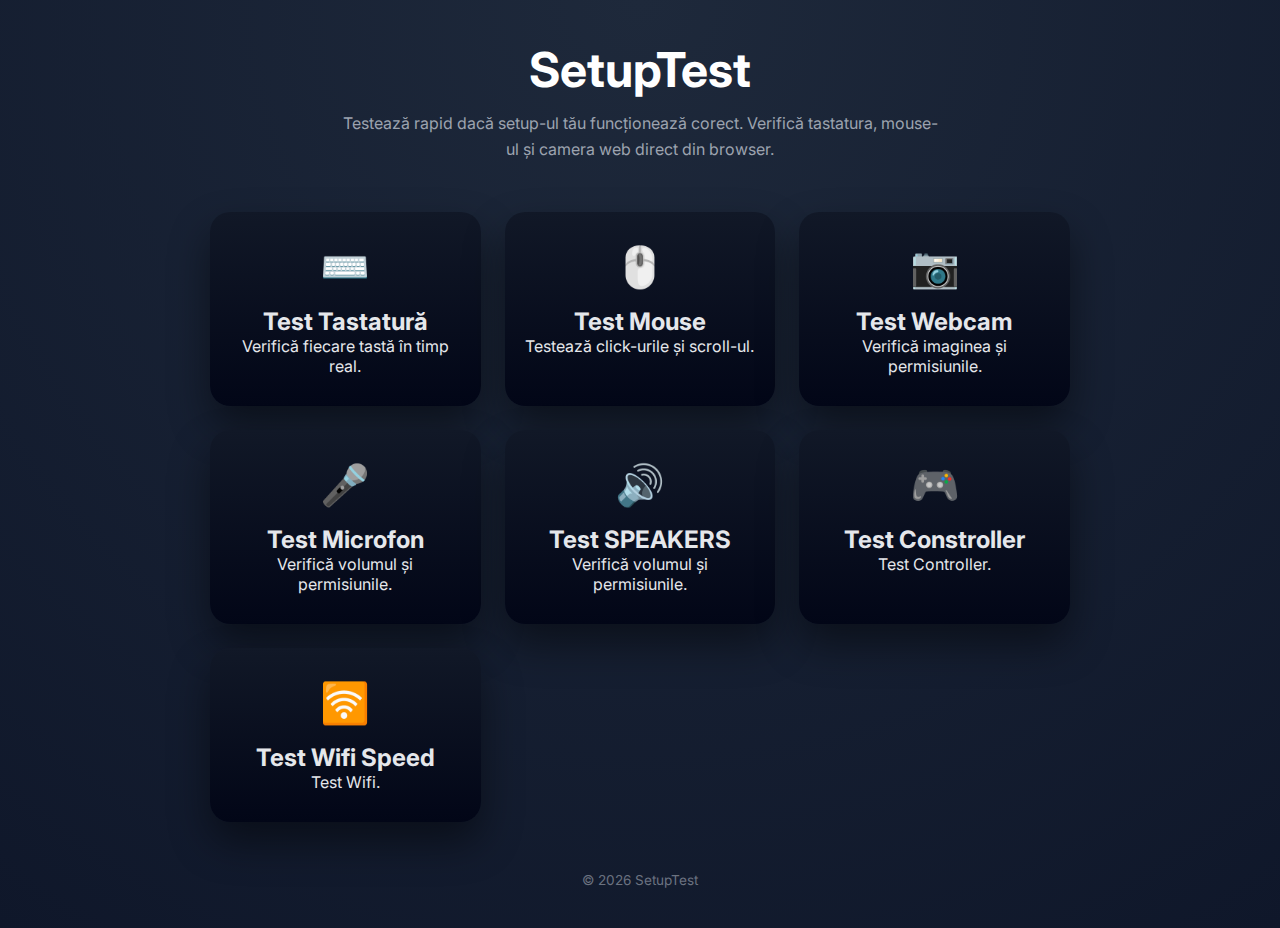
<file: index.html>
<!DOCTYPE html>
<html lang="ro">
<head>
  <meta charset="UTF-8" />
  <meta name="viewport" content="width=device-width, initial-scale=1.0" />
  <title>SetupTest</title>
  <link rel="icon" type="logo/png" href="assets/logo.png">


  <!-- Font -->
  <link rel="preconnect" href="https://fonts.googleapis.com">
  <link rel="preconnect" href="https://fonts.gstatic.com" crossorigin>
  <link href="https://fonts.googleapis.com/css2?family=Inter:wght@400;500;600;700&display=swap" rel="stylesheet">

  <!-- CSS -->
  <link rel="stylesheet" href="css/style.css">
</head>
<body>

  <main class="container">
    <h1>SetupTest</h1>

    <p class="description">
      Testează rapid dacă setup-ul tău funcționează corect.
      Verifică tastatura, mouse-ul și camera web direct din browser.
    </p>

    <section class="cards">
      <a href="pages/keyboard.html" class="card">
        <span class="icon keyboard">⌨️</span>
        <h2>Test Tastatură</h2>
        <p>Verifică fiecare tastă în timp real.</p>
      </a>

      <a href="pages/mouse.html" class="card">
        <span class="icon mouse">🖱️</span>
        <h2>Test Mouse</h2>
        <p>Testează click-urile și scroll-ul.</p>
      </a>

      <a href="pages/webcam.html" class="card">
        <span class="icon webcam">📷</span>
        <h2>Test Webcam</h2>
        <p>Verifică imaginea și permisiunile.</p>
      </a>

      <a href="pages/microphone.html" class="card">
        <span class="icon microphone">🎤</span>
        <h2>Test Microfon</h2>
        <p>Verifică volumul și permisiunile.</p>
      </a>

      <a href="pages/boxa" class="card">
        <span class="icon microphone">🔊</span>
        <h2>Test SPEAKERS</h2>
        <p>Verifică volumul și permisiunile.</p>
      </a>
      
      <a href="pages/controller" class="card">
        <span class="icon controller">🎮</span>
        <h2>Test Constroller</h2>
        <p>Test Controller.</p>
      </a>
      
<a href="pages/controller" class="card">
        <span class="icon wifi">🛜</span>
        <h2>Test Wifi Speed</h2>
        <p>Test Wifi.</p>
</a>
      
    </section>

    <footer>
      © 2026 SetupTest
    </footer>
  </main>

</body>
</html>

</html>
</file>
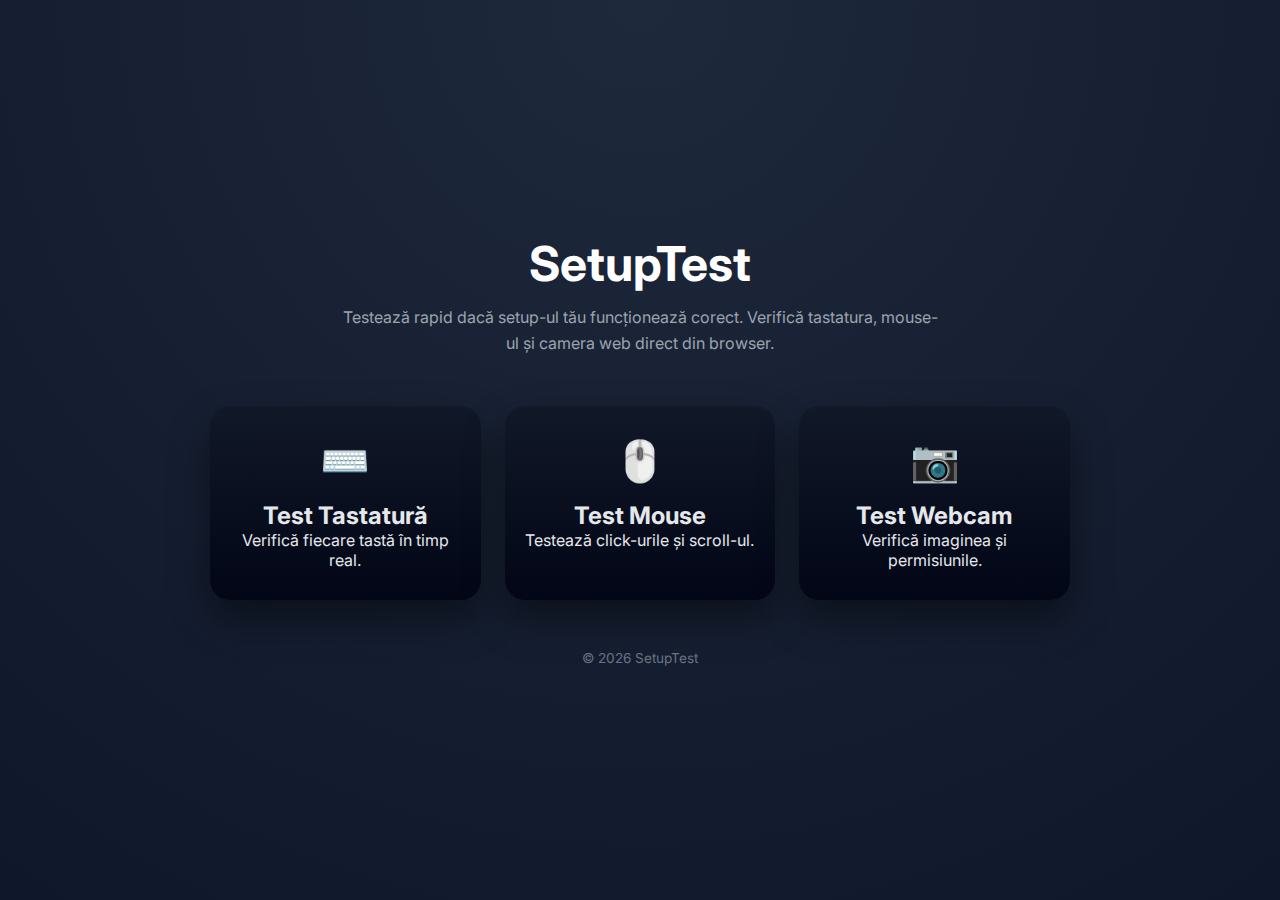
<file: SetupTest/index.html>
<!DOCTYPE html>
<html lang="ro">
<head>
  <meta charset="UTF-8" />
  <meta name="viewport" content="width=device-width, initial-scale=1.0" />
  <title>SetupTest</title>

  <!-- Font -->
  <link rel="preconnect" href="https://fonts.googleapis.com">
  <link rel="preconnect" href="https://fonts.gstatic.com" crossorigin>
  <link href="https://fonts.googleapis.com/css2?family=Inter:wght@400;500;600;700&display=swap" rel="stylesheet">

  <!-- CSS -->
  <link rel="stylesheet" href="css/style.css">
</head>
<body>

  <main class="container">
    <h1>SetupTest</h1>

    <p class="description">
      Testează rapid dacă setup-ul tău funcționează corect.
      Verifică tastatura, mouse-ul și camera web direct din browser.
    </p>

    <section class="cards">
      <a href="pages/keyboard.html" class="card">
        <span class="icon keyboard">⌨️</span>
        <h2>Test Tastatură</h2>
        <p>Verifică fiecare tastă în timp real.</p>
      </a>

      <a href="pages/mouse.html" class="card">
        <span class="icon mouse">🖱️</span>
        <h2>Test Mouse</h2>
        <p>Testează click-urile și scroll-ul.</p>
      </a>

      <a href="pages/webcam.html" class="card">
        <span class="icon webcam">📷</span>
        <h2>Test Webcam</h2>
        <p>Verifică imaginea și permisiunile.</p>
      </a>
    </section>

    <footer>
      © 2026 SetupTest
    </footer>
  </main>

</body>
</html>
</file>
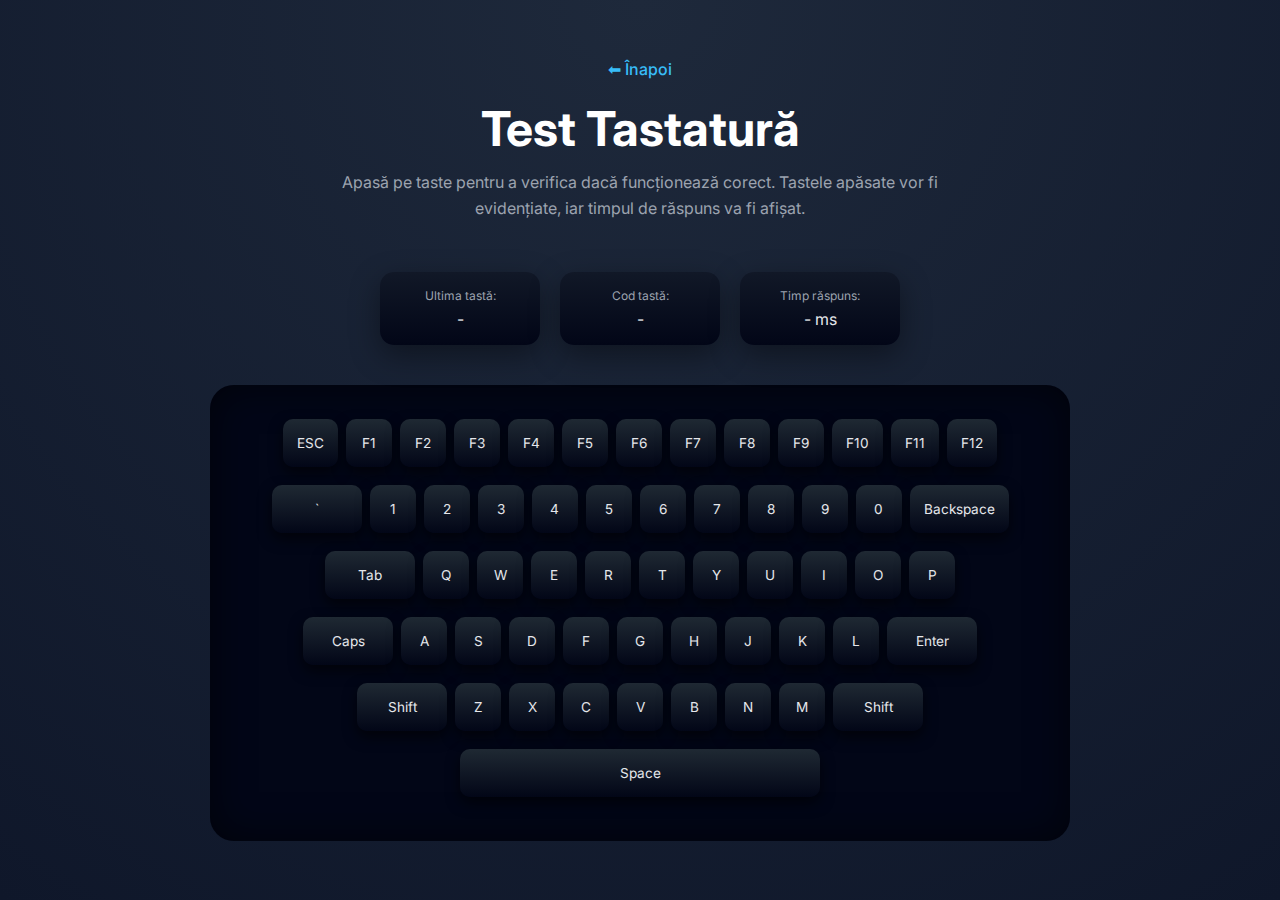
<file: pages/keyboard.html>
<!DOCTYPE html>
<html lang="ro">
<head>
  <meta charset="UTF-8" />
  <meta name="viewport" content="width=device-width, initial-scale=1.0" />
  <title>Test Tastatură – SetupTest</title>
<link rel="icon" type="image/png" href="/assets/logo.png">

  <!-- Font -->
  <link rel="preconnect" href="https://fonts.googleapis.com">
  <link rel="preconnect" href="https://fonts.gstatic.com" crossorigin>
  <link href="https://fonts.googleapis.com/css2?family=Inter:wght@400;500;600;700&display=swap" rel="stylesheet">

  <!-- CSS global + CSS tastatură -->
  <link rel="stylesheet" href="../css/style.css">
  <link rel="stylesheet" href="../css/keyboard.css">
</head>
<body>

  <main class="container keyboard-page">

    <a href="../index.html" class="back">⬅ Înapoi</a>

    <h1>Test Tastatură</h1>
    <p class="description">
      Apasă pe taste pentru a verifica dacă funcționează corect.
      Tastele apăsate vor fi evidențiate, iar timpul de răspuns va fi afișat.
    </p>

    <section class="info">
      <div class="info-box">
        <span class="label">Ultima tastă:</span>
        <span id="lastKey">-</span>
      </div>
      <div class="info-box">
        <span class="label">Cod tastă:</span>
        <span id="keyCode">-</span>
      </div>
      <div class="info-box">
        <span class="label">Timp răspuns:</span>
        <span id="responseTime">- ms</span>
      </div>
    </section>

    <section class="keyboard" id="keyboard">
      <!-- Rând 1 -->
      <div class="key-row">
        <div class="key" data-key="Escape">ESC</div>
        <div class="key" data-key="F1">F1</div>
        <div class="key" data-key="F2">F2</div>
        <div class="key" data-key="F3">F3</div>
        <div class="key" data-key="F4">F4</div>
        <div class="key" data-key="F5">F5</div>
        <div class="key" data-key="F6">F6</div>
        <div class="key" data-key="F7">F7</div>
        <div class="key" data-key="F8">F8</div>
        <div class="key" data-key="F9">F9</div>
        <div class="key" data-key="F10">F10</div>
        <div class="key" data-key="F11">F11</div>
        <div class="key" data-key="F12">F12</div>
      </div>

      <!-- Rând 2 -->
      <div class="key-row">
        <div class="key wide" data-key="Backquote">`</div>
        <div class="key" data-key="Digit1">1</div>
        <div class="key" data-key="Digit2">2</div>
        <div class="key" data-key="Digit3">3</div>
        <div class="key" data-key="Digit4">4</div>
        <div class="key" data-key="Digit5">5</div>
        <div class="key" data-key="Digit6">6</div>
        <div class="key" data-key="Digit7">7</div>
        <div class="key" data-key="Digit8">8</div>
        <div class="key" data-key="Digit9">9</div>
        <div class="key" data-key="Digit0">0</div>
        <div class="key wide" data-key="Backspace">Backspace</div>
      </div>

      <!-- Rând 3 -->
      <div class="key-row">
        <div class="key wide" data-key="Tab">Tab</div>
        <div class="key" data-key="KeyQ">Q</div>
        <div class="key" data-key="KeyW">W</div>
        <div class="key" data-key="KeyE">E</div>
        <div class="key" data-key="KeyR">R</div>
        <div class="key" data-key="KeyT">T</div>
        <div class="key" data-key="KeyY">Y</div>
        <div class="key" data-key="KeyU">U</div>
        <div class="key" data-key="KeyI">I</div>
        <div class="key" data-key="KeyO">O</div>
        <div class="key" data-key="KeyP">P</div>
      </div>

      <!-- Rând 4 -->
      <div class="key-row">
        <div class="key wide" data-key="CapsLock">Caps</div>
        <div class="key" data-key="KeyA">A</div>
        <div class="key" data-key="KeyS">S</div>
        <div class="key" data-key="KeyD">D</div>
        <div class="key" data-key="KeyF">F</div>
        <div class="key" data-key="KeyG">G</div>
        <div class="key" data-key="KeyH">H</div>
        <div class="key" data-key="KeyJ">J</div>
        <div class="key" data-key="KeyK">K</div>
        <div class="key" data-key="KeyL">L</div>
        <div class="key wide" data-key="Enter">Enter</div>
      </div>

      <!-- Rând 5 -->
      <div class="key-row">
        <div class="key wide" data-key="ShiftLeft">Shift</div>
        <div class="key" data-key="KeyZ">Z</div>
        <div class="key" data-key="KeyX">X</div>
        <div class="key" data-key="KeyC">C</div>
        <div class="key" data-key="KeyV">V</div>
        <div class="key" data-key="KeyB">B</div>
        <div class="key" data-key="KeyN">N</div>
        <div class="key" data-key="KeyM">M</div>
        <div class="key wide" data-key="ShiftRight">Shift</div>
      </div>

      <!-- Space -->
      <div class="key-row">
        <div class="key space" data-key="Space">Space</div>
      </div>

    </section>

  </main>

  <!-- JS -->
  <script src="../js/keyboard.js"></script>
</body>

</html>
</file>
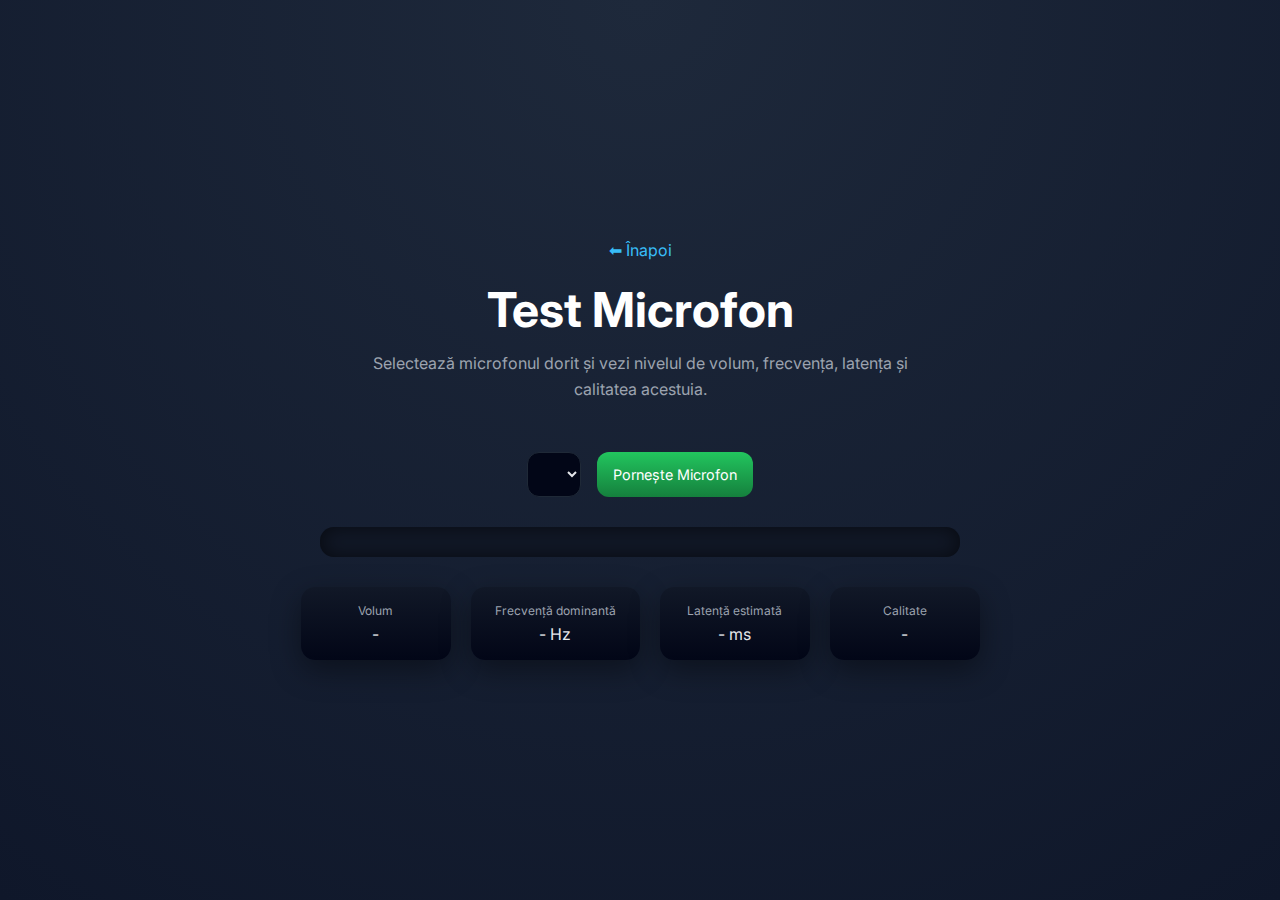
<file: pages/microphone.html>
<!DOCTYPE html>
<html lang="ro">
<head>
  <meta charset="UTF-8" />
  <meta name="viewport" content="width=device-width, initial-scale=1.0" />
  <title>Test Microfon – SetupTest</title>
<link rel="icon" type="image/png" href="/assets/logo.png">

  <link rel="preconnect" href="https://fonts.googleapis.com">
  <link rel="preconnect" href="https://fonts.gstatic.com" crossorigin>
  <link href="https://fonts.googleapis.com/css2?family=Inter:wght@400;500;600;700&display=swap" rel="stylesheet">

  <link rel="stylesheet" href="../css/style.css">
  <link rel="stylesheet" href="../css/microphone.css">
</head>
<body>

<main class="container microphone-page">

  <a href="../index.html" class="back">⬅ Înapoi</a>

  <h1>Test Microfon</h1>
  <p class="description">
    Selectează microfonul dorit și vezi nivelul de volum, frecvența, latența și calitatea acestuia.
  </p>

  <div class="controls">
    <select id="micSelect"></select>
    <button id="toggleBtn">Pornește Microfon</button>
  </div>

  <div class="audio-visualizer">
    <div class="bar" id="volumeBar"></div>
  </div>

  <div class="info">
    <div class="info-box">
      <span class="label">Volum</span>
      <span id="volumeLevel">-</span>
    </div>
    <div class="info-box">
      <span class="label">Frecvență dominantă</span>
      <span id="frequency">- Hz</span>
    </div>
    <div class="info-box">
      <span class="label">Latență estimată</span>
      <span id="latency">- ms</span>
    </div>
    <div class="info-box">
      <span class="label">Calitate</span>
      <span id="quality">-</span>
    </div>
  </div>

</main>

<script src="../js/microphone.js"></script>
</body>
</html>
</file>
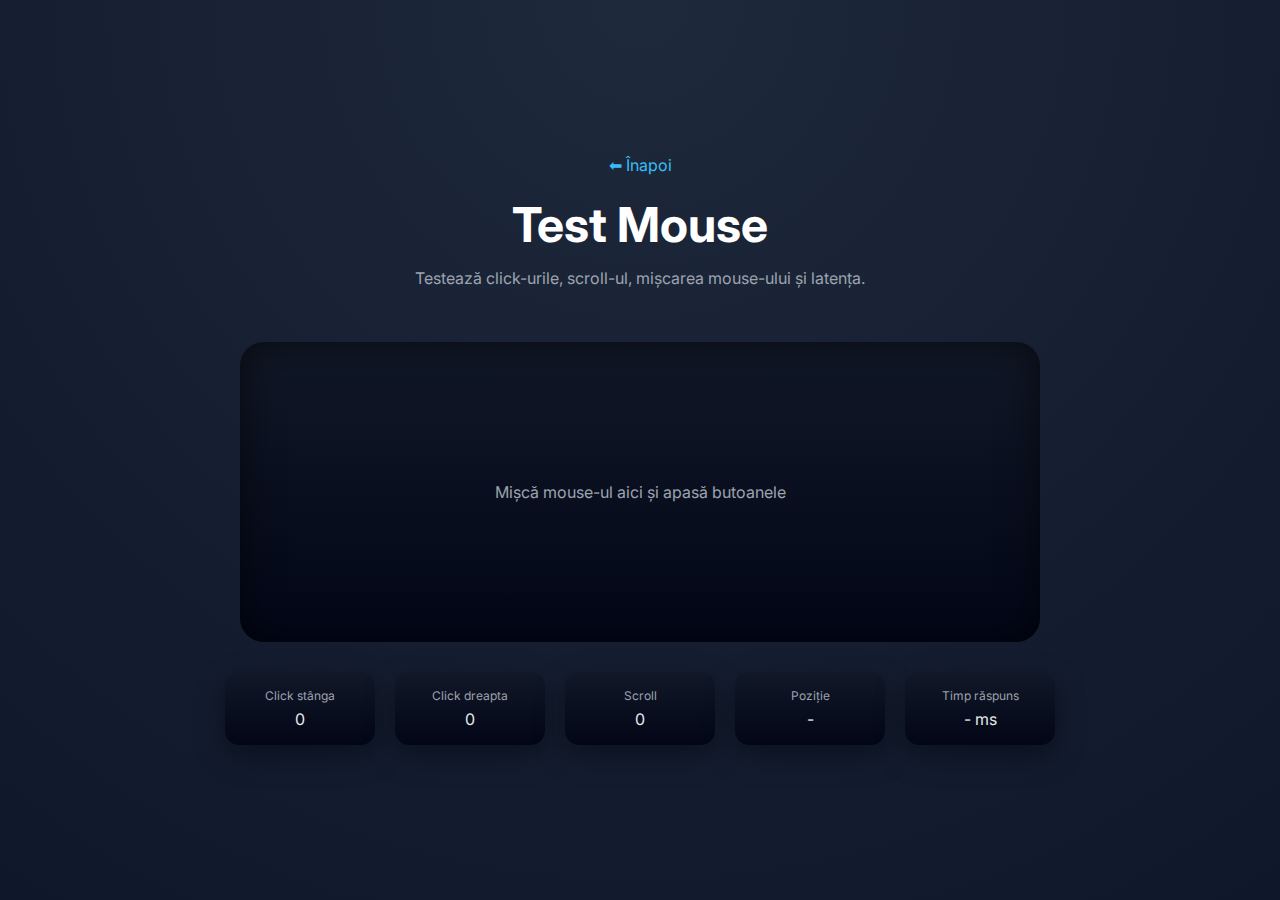
<file: pages/mouse.html>
<!DOCTYPE html>
<html lang="ro">
<head>
  <meta charset="UTF-8" />
  <meta name="viewport" content="width=device-width, initial-scale=1.0" />
  <title>Test Mouse – SetupTest</title>
  <link rel="icon" type="logo/png" href="assets/logo.png">

  <link rel="preconnect" href="https://fonts.googleapis.com">
  <link rel="preconnect" href="https://fonts.gstatic.com" crossorigin>
  <link href="https://fonts.googleapis.com/css2?family=Inter:wght@400;500;600;700&display=swap" rel="stylesheet">

  <link rel="stylesheet" href="../css/style.css">
  <link rel="stylesheet" href="../css/mouse.css">
</head>
<body>

<main class="container mouse-page">

  <a href="../index.html" class="back">⬅ Înapoi</a>

  <h1>Test Mouse</h1>
  <p class="description">
    Testează click-urile, scroll-ul, mișcarea mouse-ului și latența.
  </p>

  <section class="mouse-area" id="mouseArea">
    <p>Mișcă mouse-ul aici și apasă butoanele</p>
  </section>

  <section class="info">
    <div class="info-box">
      <span class="label">Click stânga</span>
      <span id="leftClicks">0</span>
    </div>
    <div class="info-box">
      <span class="label">Click dreapta</span>
      <span id="rightClicks">0</span>
    </div>
    <div class="info-box">
      <span class="label">Scroll</span>
      <span id="scroll">0</span>
    </div>
    <div class="info-box">
      <span class="label">Poziție</span>
      <span id="position">-</span>
    </div>
    <div class="info-box">
      <span class="label">Timp răspuns</span>
      <span id="latency">- ms</span>
    </div>
  </section>

</main>

<script src="../js/mouse.js"></script>
</body>
</html>
</file>
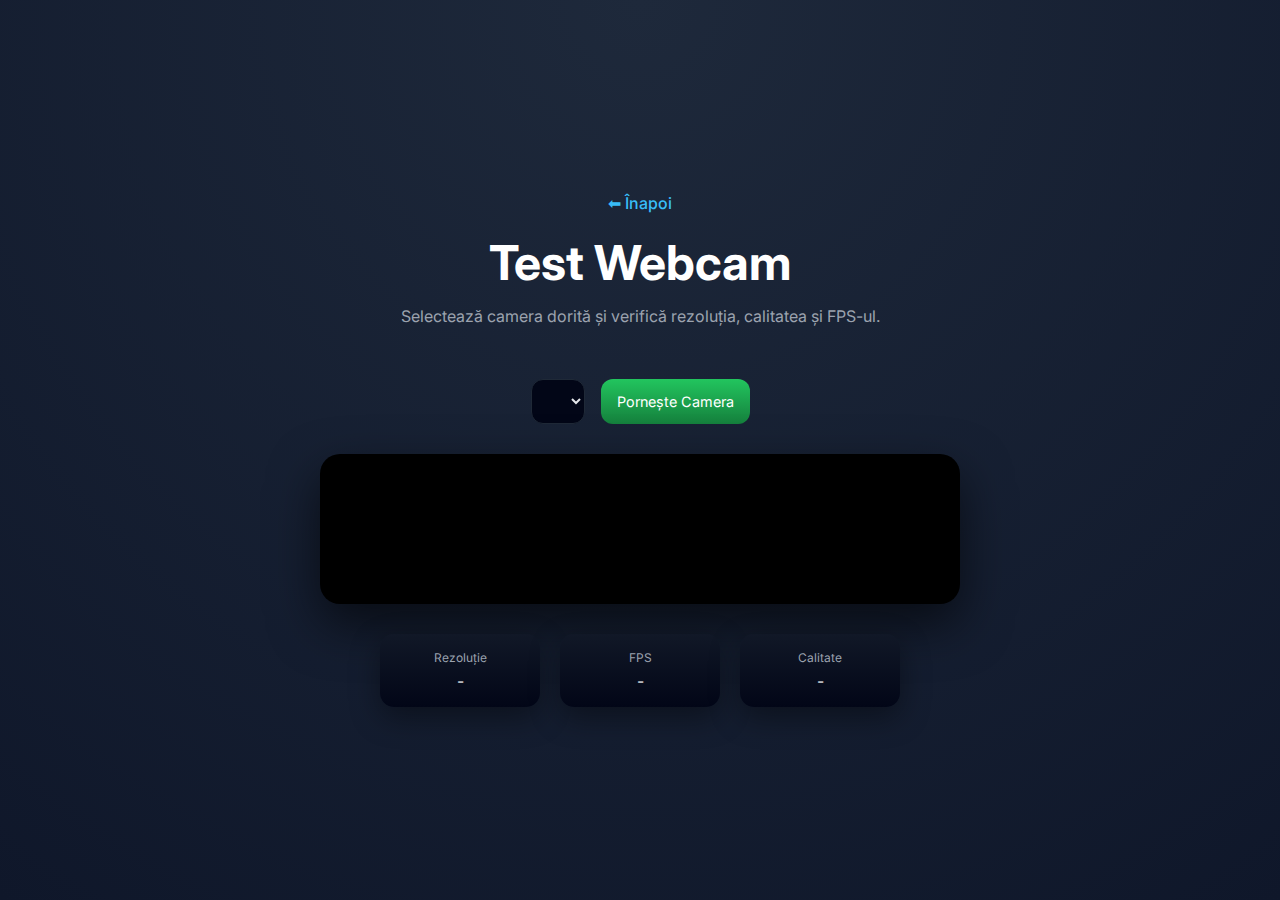
<file: pages/webcam.html>
<!DOCTYPE html>
<html lang="ro">
<head>
  <meta charset="UTF-8" />
  <meta name="viewport" content="width=device-width, initial-scale=1.0" />
  <title>Test Webcam – SetupTest</title>
  <link rel="icon" type="logo/png" href="assets/logo.png">

  <link rel="preconnect" href="https://fonts.googleapis.com">
  <link rel="preconnect" href="https://fonts.gstatic.com" crossorigin>
  <link href="https://fonts.googleapis.com/css2?family=Inter:wght@400;500;600;700&display=swap" rel="stylesheet">

  <link rel="stylesheet" href="../css/style.css">
  <link rel="stylesheet" href="../css/webcam.css">
</head>
<body>

<main class="container webcam-page">

  <a href="../index.html" class="back">⬅ Înapoi</a>

  <h1>Test Webcam</h1>
  <p class="description">
    Selectează camera dorită și verifică rezoluția, calitatea și FPS-ul.
  </p>

  <div class="controls">
    <select id="cameraSelect"></select>
    <button id="toggleBtn">Pornește Camera</button>
  </div>

  <div class="video-wrapper">
    <video id="video" autoplay playsinline muted></video>
  </div>

  <div class="info">
    <div class="info-box">
      <span class="label">Rezoluție</span>
      <span id="resolution">-</span>
    </div>
    <div class="info-box">
      <span class="label">FPS</span>
      <span id="fps">-</span>
    </div>
    <div class="info-box">
      <span class="label">Calitate</span>
      <span id="quality">-</span>
    </div>
  </div>

</main>

<script src="../js/webcam.js"></script>
</body>
</html>
</file>
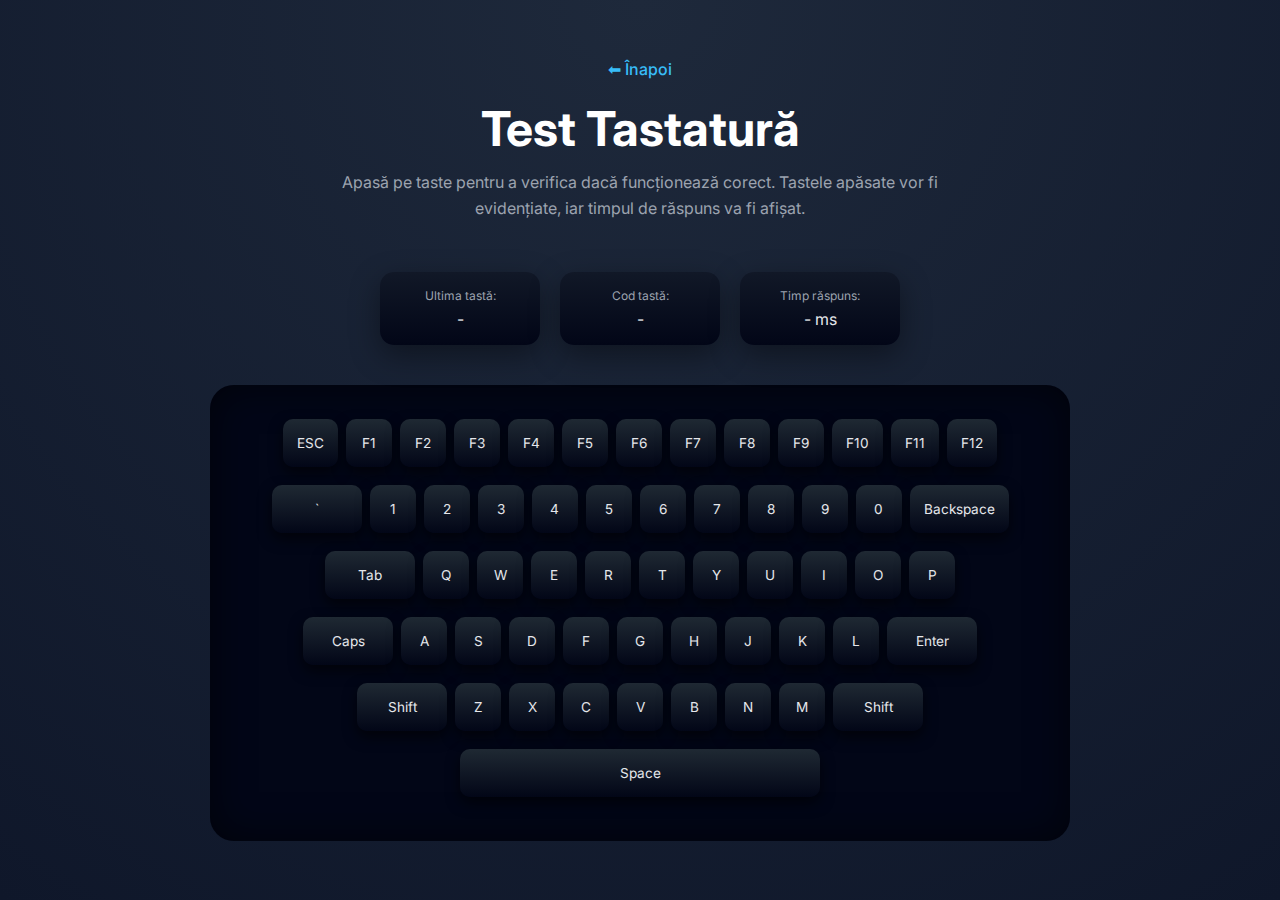
<file: SetupTest/pages/keyboard.html>
<!DOCTYPE html>
<html lang="ro">
<head>
  <meta charset="UTF-8" />
  <meta name="viewport" content="width=device-width, initial-scale=1.0" />
  <title>Test Tastatură – SetupTest</title>

  <!-- Font -->
  <link rel="preconnect" href="https://fonts.googleapis.com">
  <link rel="preconnect" href="https://fonts.gstatic.com" crossorigin>
  <link href="https://fonts.googleapis.com/css2?family=Inter:wght@400;500;600;700&display=swap" rel="stylesheet">

  <!-- CSS global + CSS tastatură -->
  <link rel="stylesheet" href="../css/style.css">
  <link rel="stylesheet" href="../css/keyboard.css">
</head>
<body>

  <main class="container keyboard-page">

    <a href="../index.html" class="back">⬅ Înapoi</a>

    <h1>Test Tastatură</h1>
    <p class="description">
      Apasă pe taste pentru a verifica dacă funcționează corect.
      Tastele apăsate vor fi evidențiate, iar timpul de răspuns va fi afișat.
    </p>

    <section class="info">
      <div class="info-box">
        <span class="label">Ultima tastă:</span>
        <span id="lastKey">-</span>
      </div>
      <div class="info-box">
        <span class="label">Cod tastă:</span>
        <span id="keyCode">-</span>
      </div>
      <div class="info-box">
        <span class="label">Timp răspuns:</span>
        <span id="responseTime">- ms</span>
      </div>
    </section>

    <section class="keyboard" id="keyboard">
      <!-- Rând 1 -->
      <div class="key-row">
        <div class="key" data-key="Escape">ESC</div>
        <div class="key" data-key="F1">F1</div>
        <div class="key" data-key="F2">F2</div>
        <div class="key" data-key="F3">F3</div>
        <div class="key" data-key="F4">F4</div>
        <div class="key" data-key="F5">F5</div>
        <div class="key" data-key="F6">F6</div>
        <div class="key" data-key="F7">F7</div>
        <div class="key" data-key="F8">F8</div>
        <div class="key" data-key="F9">F9</div>
        <div class="key" data-key="F10">F10</div>
        <div class="key" data-key="F11">F11</div>
        <div class="key" data-key="F12">F12</div>
      </div>

      <!-- Rând 2 -->
      <div class="key-row">
        <div class="key wide" data-key="Backquote">`</div>
        <div class="key" data-key="Digit1">1</div>
        <div class="key" data-key="Digit2">2</div>
        <div class="key" data-key="Digit3">3</div>
        <div class="key" data-key="Digit4">4</div>
        <div class="key" data-key="Digit5">5</div>
        <div class="key" data-key="Digit6">6</div>
        <div class="key" data-key="Digit7">7</div>
        <div class="key" data-key="Digit8">8</div>
        <div class="key" data-key="Digit9">9</div>
        <div class="key" data-key="Digit0">0</div>
        <div class="key wide" data-key="Backspace">Backspace</div>
      </div>

      <!-- Rând 3 -->
      <div class="key-row">
        <div class="key wide" data-key="Tab">Tab</div>
        <div class="key" data-key="KeyQ">Q</div>
        <div class="key" data-key="KeyW">W</div>
        <div class="key" data-key="KeyE">E</div>
        <div class="key" data-key="KeyR">R</div>
        <div class="key" data-key="KeyT">T</div>
        <div class="key" data-key="KeyY">Y</div>
        <div class="key" data-key="KeyU">U</div>
        <div class="key" data-key="KeyI">I</div>
        <div class="key" data-key="KeyO">O</div>
        <div class="key" data-key="KeyP">P</div>
      </div>

      <!-- Rând 4 -->
      <div class="key-row">
        <div class="key wide" data-key="CapsLock">Caps</div>
        <div class="key" data-key="KeyA">A</div>
        <div class="key" data-key="KeyS">S</div>
        <div class="key" data-key="KeyD">D</div>
        <div class="key" data-key="KeyF">F</div>
        <div class="key" data-key="KeyG">G</div>
        <div class="key" data-key="KeyH">H</div>
        <div class="key" data-key="KeyJ">J</div>
        <div class="key" data-key="KeyK">K</div>
        <div class="key" data-key="KeyL">L</div>
        <div class="key wide" data-key="Enter">Enter</div>
      </div>

      <!-- Rând 5 -->
      <div class="key-row">
        <div class="key wide" data-key="ShiftLeft">Shift</div>
        <div class="key" data-key="KeyZ">Z</div>
        <div class="key" data-key="KeyX">X</div>
        <div class="key" data-key="KeyC">C</div>
        <div class="key" data-key="KeyV">V</div>
        <div class="key" data-key="KeyB">B</div>
        <div class="key" data-key="KeyN">N</div>
        <div class="key" data-key="KeyM">M</div>
        <div class="key wide" data-key="ShiftRight">Shift</div>
      </div>

      <!-- Space -->
      <div class="key-row">
        <div class="key space" data-key="Space">Space</div>
      </div>

    </section>

  </main>

  <!-- JS -->
  <script src="../js/keyboard.js"></script>
</body>
</html>
</file>
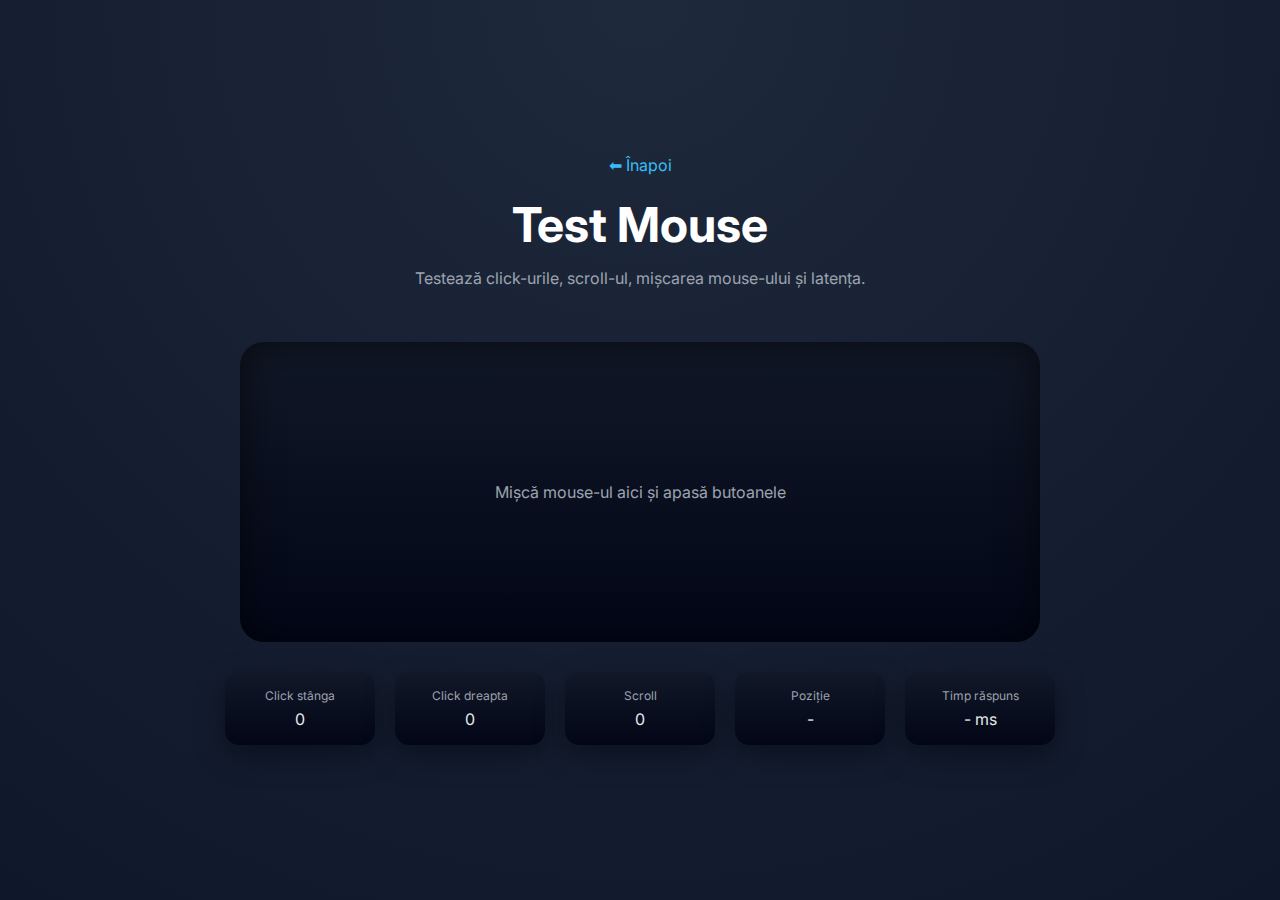
<file: SetupTest/pages/mouse.html>
<!DOCTYPE html>
<html lang="ro">
<head>
  <meta charset="UTF-8" />
  <meta name="viewport" content="width=device-width, initial-scale=1.0" />
  <title>Test Mouse – SetupTest</title>

  <link rel="preconnect" href="https://fonts.googleapis.com">
  <link rel="preconnect" href="https://fonts.gstatic.com" crossorigin>
  <link href="https://fonts.googleapis.com/css2?family=Inter:wght@400;500;600;700&display=swap" rel="stylesheet">

  <link rel="stylesheet" href="../css/style.css">
  <link rel="stylesheet" href="../css/mouse.css">
</head>
<body>

<main class="container mouse-page">

  <a href="../index.html" class="back">⬅ Înapoi</a>

  <h1>Test Mouse</h1>
  <p class="description">
    Testează click-urile, scroll-ul, mișcarea mouse-ului și latența.
  </p>

  <section class="mouse-area" id="mouseArea">
    <p>Mișcă mouse-ul aici și apasă butoanele</p>
  </section>

  <section class="info">
    <div class="info-box">
      <span class="label">Click stânga</span>
      <span id="leftClicks">0</span>
    </div>
    <div class="info-box">
      <span class="label">Click dreapta</span>
      <span id="rightClicks">0</span>
    </div>
    <div class="info-box">
      <span class="label">Scroll</span>
      <span id="scroll">0</span>
    </div>
    <div class="info-box">
      <span class="label">Poziție</span>
      <span id="position">-</span>
    </div>
    <div class="info-box">
      <span class="label">Timp răspuns</span>
      <span id="latency">- ms</span>
    </div>
  </section>

</main>

<script src="../js/mouse.js"></script>
</body>
</html>
</file>
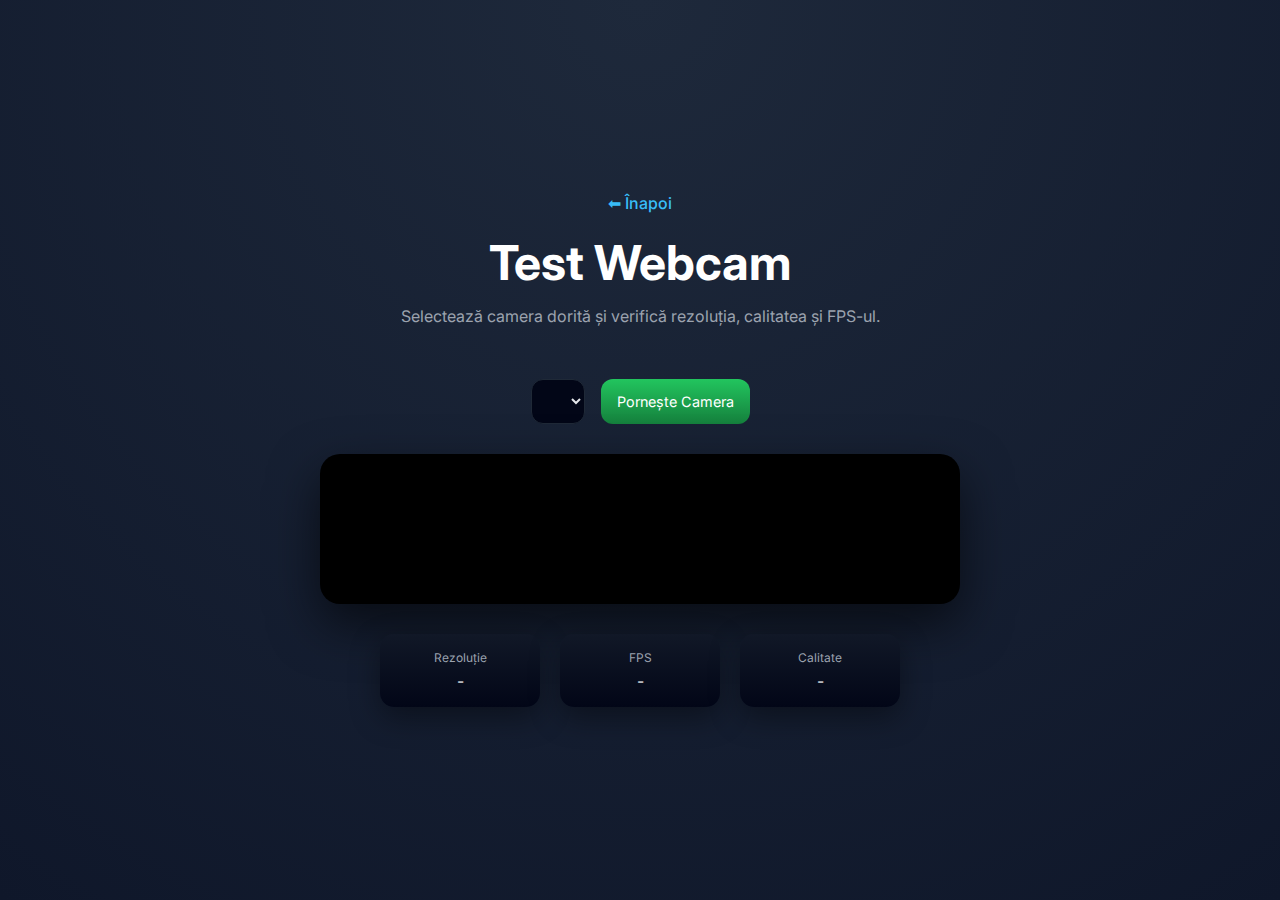
<file: SetupTest/pages/webcam.html>
<!DOCTYPE html>
<html lang="ro">
<head>
  <meta charset="UTF-8" />
  <meta name="viewport" content="width=device-width, initial-scale=1.0" />
  <title>Test Webcam – SetupTest</title>

  <link rel="preconnect" href="https://fonts.googleapis.com">
  <link rel="preconnect" href="https://fonts.gstatic.com" crossorigin>
  <link href="https://fonts.googleapis.com/css2?family=Inter:wght@400;500;600;700&display=swap" rel="stylesheet">

  <link rel="stylesheet" href="../css/style.css">
  <link rel="stylesheet" href="../css/webcam.css">
</head>
<body>

<main class="container webcam-page">

  <a href="../index.html" class="back">⬅ Înapoi</a>

  <h1>Test Webcam</h1>
  <p class="description">
    Selectează camera dorită și verifică rezoluția, calitatea și FPS-ul.
  </p>

  <div class="controls">
    <select id="cameraSelect"></select>
    <button id="toggleBtn">Pornește Camera</button>
  </div>

  <div class="video-wrapper">
    <video id="video" autoplay playsinline muted></video>
  </div>

  <div class="info">
    <div class="info-box">
      <span class="label">Rezoluție</span>
      <span id="resolution">-</span>
    </div>
    <div class="info-box">
      <span class="label">FPS</span>
      <span id="fps">-</span>
    </div>
    <div class="info-box">
      <span class="label">Calitate</span>
      <span id="quality">-</span>
    </div>
  </div>

</main>

<script src="../js/webcam.js"></script>
</body>
</html>
</file>
<file: css/style.css>
:root {
  --bg: #0f172a;
  --card: #020617;
  --primary: #38bdf8;
  --secondary: #22c55e;
  --accent: #a855f7;
  --text: #e5e7eb;
  --muted: #9ca3af;
}

* {
  margin: 0;
  padding: 0;
  box-sizing: border-box;
  font-family: 'Inter', sans-serif;
}

body {
  min-height: 100vh;
  background: radial-gradient(circle at top, #1e293b, var(--bg));
  color: var(--text);
  display: flex;
  justify-content: center;
  align-items: center;
}

.container {
  max-width: 900px;
  width: 100%;
  padding: 40px 20px;
  text-align: center;
}

h1 {
  font-size: 3rem;
  margin-bottom: 12px;
  color: white;
}

.description {
  color: var(--muted);
  max-width: 600px;
  margin: 0 auto 50px;
  line-height: 1.6;
}

.cards {
  display: grid;
  grid-template-columns: repeat(auto-fit, minmax(220px, 1fr));
  gap: 24px;
}

.card {
  background: linear-gradient(180deg, #111827, var(--card));
  padding: 30px 20px;
  border-radius: 20px;
  text-decoration: none;
  color: var(--text);
  box-shadow: 0 20px 40px rgba(0,0,0,0.45);
  transition: transform 0.25s, box-shadow 0.25s;
}

.card:hover {
  transform: translateY(-8px) scale(1.02);
  box-shadow: 0 30px 60px rgba(0,0,0,0.6);
}

.icon {
  font-size: 2.5rem;
  display: block;
  margin-bottom: 16px;
}

.keyboard { color: var(--primary); }
.mouse { color: var(--secondary); }
.webcam { color: var(--accent); }

footer {
  margin-top: 50px;
  font-size: 0.85rem;
  color: #6b7280;
}
</file>
<file: SetupTest/css/style.css>
:root {
  --bg: #0f172a;
  --card: #020617;
  --primary: #38bdf8;
  --secondary: #22c55e;
  --accent: #a855f7;
  --text: #e5e7eb;
  --muted: #9ca3af;
}

* {
  margin: 0;
  padding: 0;
  box-sizing: border-box;
  font-family: 'Inter', sans-serif;
}

body {
  min-height: 100vh;
  background: radial-gradient(circle at top, #1e293b, var(--bg));
  color: var(--text);
  display: flex;
  justify-content: center;
  align-items: center;
}

.container {
  max-width: 900px;
  width: 100%;
  padding: 40px 20px;
  text-align: center;
}

h1 {
  font-size: 3rem;
  margin-bottom: 12px;
  color: white;
}

.description {
  color: var(--muted);
  max-width: 600px;
  margin: 0 auto 50px;
  line-height: 1.6;
}

.cards {
  display: grid;
  grid-template-columns: repeat(auto-fit, minmax(220px, 1fr));
  gap: 24px;
}

.card {
  background: linear-gradient(180deg, #111827, var(--card));
  padding: 30px 20px;
  border-radius: 20px;
  text-decoration: none;
  color: var(--text);
  box-shadow: 0 20px 40px rgba(0,0,0,0.45);
  transition: transform 0.25s, box-shadow 0.25s;
}

.card:hover {
  transform: translateY(-8px) scale(1.02);
  box-shadow: 0 30px 60px rgba(0,0,0,0.6);
}

.icon {
  font-size: 2.5rem;
  display: block;
  margin-bottom: 16px;
}

.keyboard { color: var(--primary); }
.mouse { color: var(--secondary); }
.webcam { color: var(--accent); }

footer {
  margin-top: 50px;
  font-size: 0.85rem;
  color: #6b7280;
}
</file>
<file: css/keyboard.css>
.keyboard-page .back {
  display: inline-block;
  margin-bottom: 20px;
  color: var(--primary);
  text-decoration: none;
  font-weight: 500;
}

.info {
  display: flex;
  justify-content: center;
  gap: 20px;
  margin: 30px 0 40px;
  flex-wrap: wrap;
}

.info-box {
  background: linear-gradient(180deg, #111827, #020617);
  padding: 16px 24px;
  border-radius: 14px;
  box-shadow: 0 10px 30px rgba(0,0,0,0.4);
  min-width: 160px;
}

.info-box .label {
  display: block;
  font-size: 0.75rem;
  color: var(--muted);
  margin-bottom: 6px;
}

.keyboard {
  background: #020617;
  padding: 30px 20px;
  border-radius: 24px;
  box-shadow: inset 0 0 40px rgba(0,0,0,0.6);
}

.key-row {
  display: flex;
  justify-content: center;
  margin-bottom: 10px;
}

.key {
  background: linear-gradient(180deg, #1f2933, #020617);
  color: #e5e7eb;
  border-radius: 10px;
  padding: 16px 14px;
  margin: 4px;
  min-width: 46px;
  text-align: center;
  font-size: 0.85rem;
  box-shadow: 0 6px 14px rgba(0,0,0,0.6);
  user-select: none;
  transition: all 0.12s ease;
}

.key.wide {
  min-width: 90px;
}

.key.space {
  min-width: 360px;
}

.key.active {
  background: linear-gradient(180deg, #22c55e, #15803d);
  color: white;
  transform: translateY(2px);
  box-shadow: inset 0 4px 10px rgba(0,0,0,0.5);
}

.key.tested {
  border: 1px solid #22c55e;
}

@media (max-width: 768px) {
  .key.space {
    min-width: 220px;
  }
}
</file>
<file: css/microphone.css>
.microphone-page .back {
  display: inline-block;
  margin-bottom: 20px;
  color: var(--primary);
  text-decoration: none;
}

.controls {
  display: flex;
  justify-content: center;
  gap: 16px;
  margin: 30px 0;
  flex-wrap: wrap;
}

.controls select,
.controls button {
  padding: 12px 16px;
  border-radius: 12px;
  background: #020617;
  color: var(--text);
  border: 1px solid #1f2937;
  font-size: 0.9rem;
}

.controls button {
  cursor: pointer;
  background: linear-gradient(180deg, #22c55e, #15803d);
  border: none;
  color: white;
}

.controls button.stop {
  background: linear-gradient(180deg, #ef4444, #991b1b);
}

.audio-visualizer {
  margin: 30px auto;
  width: 100%;
  max-width: 640px;
  height: 30px;
  background: #111827;
  border-radius: 14px;
  overflow: hidden;
  box-shadow: inset 0 0 20px rgba(0,0,0,0.6);
}

.bar {
  width: 0%;
  height: 100%;
  background: #22c55e;
  transition: width 0.1s ease;
}

.info {
  display: flex;
  justify-content: center;
  gap: 20px;
  flex-wrap: wrap;
  margin-top: 30px;
}

.info-box {
  background: linear-gradient(180deg, #111827, #020617);
  padding: 16px 24px;
  border-radius: 14px;
  box-shadow: 0 10px 30px rgba(0,0,0,0.4);
  min-width: 150px;
}

.info-box .label {
  display: block;
  font-size: 0.75rem;
  color: var(--muted);
  margin-bottom: 6px;
}
</file>
<file: css/mouse.css>
.mouse-page .back {
  display: inline-block;
  margin-bottom: 20px;
  color: var(--primary);
  text-decoration: none;
}

.mouse-area {
  margin: 30px auto;
  max-width: 800px;
  height: 300px;
  background: linear-gradient(180deg, #111827, #020617);
  border-radius: 24px;
  box-shadow: inset 0 0 40px rgba(0,0,0,0.6);
  display: flex;
  align-items: center;
  justify-content: center;
  color: var(--muted);
  user-select: none;
  cursor: crosshair;
  transition: background 0.15s ease;
}

.mouse-area.active {
  background: linear-gradient(180deg, #22c55e33, #020617);
}

.info {
  display: flex;
  justify-content: center;
  gap: 20px;
  flex-wrap: wrap;
  margin-top: 30px;
}

.info-box {
  background: linear-gradient(180deg, #111827, #020617);
  padding: 16px 24px;
  border-radius: 14px;
  box-shadow: 0 10px 30px rgba(0,0,0,0.4);
  min-width: 150px;
}

.info-box .label {
  display: block;
  font-size: 0.75rem;
  color: var(--muted);
  margin-bottom: 6px;
}
</file>
<file: css/webcam.css>
.webcam-page .back {
  display: inline-block;
  margin-bottom: 20px;
  color: var(--primary);
  text-decoration: none;
  font-weight: 500;
}

.controls {
  display: flex;
  justify-content: center;
  gap: 16px;
  margin: 30px 0;
  flex-wrap: wrap;
}

.controls select,
.controls button {
  background: #020617;
  color: var(--text);
  border: 1px solid #1f2937;
  padding: 12px 16px;
  border-radius: 12px;
  font-size: 0.9rem;
}

.controls button {
  cursor: pointer;
  background: linear-gradient(180deg, #22c55e, #15803d);
  color: white;
  border: none;
}

.video-wrapper {
  display: flex;
  justify-content: center;
  margin: 30px 0;
}

video {
  width: 100%;
  max-width: 640px;
  border-radius: 20px;
  box-shadow: 0 20px 50px rgba(0,0,0,0.6);
  background: black;
}

.info {
  display: flex;
  justify-content: center;
  gap: 20px;
  flex-wrap: wrap;
  margin-top: 30px;
}

.info-box {
  background: linear-gradient(180deg, #111827, #020617);
  padding: 16px 24px;
  border-radius: 14px;
  box-shadow: 0 10px 30px rgba(0,0,0,0.4);
  min-width: 160px;
}

.info-box .label {
  display: block;
  font-size: 0.75rem;
  color: var(--muted);
  margin-bottom: 6px;
}
</file>
<file: SetupTest/css/keyboard.css>
.keyboard-page .back {
  display: inline-block;
  margin-bottom: 20px;
  color: var(--primary);
  text-decoration: none;
  font-weight: 500;
}

.info {
  display: flex;
  justify-content: center;
  gap: 20px;
  margin: 30px 0 40px;
  flex-wrap: wrap;
}

.info-box {
  background: linear-gradient(180deg, #111827, #020617);
  padding: 16px 24px;
  border-radius: 14px;
  box-shadow: 0 10px 30px rgba(0,0,0,0.4);
  min-width: 160px;
}

.info-box .label {
  display: block;
  font-size: 0.75rem;
  color: var(--muted);
  margin-bottom: 6px;
}

.keyboard {
  background: #020617;
  padding: 30px 20px;
  border-radius: 24px;
  box-shadow: inset 0 0 40px rgba(0,0,0,0.6);
}

.key-row {
  display: flex;
  justify-content: center;
  margin-bottom: 10px;
}

.key {
  background: linear-gradient(180deg, #1f2933, #020617);
  color: #e5e7eb;
  border-radius: 10px;
  padding: 16px 14px;
  margin: 4px;
  min-width: 46px;
  text-align: center;
  font-size: 0.85rem;
  box-shadow: 0 6px 14px rgba(0,0,0,0.6);
  user-select: none;
  transition: all 0.12s ease;
}

.key.wide {
  min-width: 90px;
}

.key.space {
  min-width: 360px;
}

.key.active {
  background: linear-gradient(180deg, #22c55e, #15803d);
  color: white;
  transform: translateY(2px);
  box-shadow: inset 0 4px 10px rgba(0,0,0,0.5);
}

.key.tested {
  border: 1px solid #22c55e;
}

@media (max-width: 768px) {
  .key.space {
    min-width: 220px;
  }
}
</file>
<file: SetupTest/css/mouse.css>
.mouse-page .back {
  display: inline-block;
  margin-bottom: 20px;
  color: var(--primary);
  text-decoration: none;
}

.mouse-area {
  margin: 30px auto;
  max-width: 800px;
  height: 300px;
  background: linear-gradient(180deg, #111827, #020617);
  border-radius: 24px;
  box-shadow: inset 0 0 40px rgba(0,0,0,0.6);
  display: flex;
  align-items: center;
  justify-content: center;
  color: var(--muted);
  user-select: none;
  cursor: crosshair;
  transition: background 0.15s ease;
}

.mouse-area.active {
  background: linear-gradient(180deg, #22c55e33, #020617);
}

.info {
  display: flex;
  justify-content: center;
  gap: 20px;
  flex-wrap: wrap;
  margin-top: 30px;
}

.info-box {
  background: linear-gradient(180deg, #111827, #020617);
  padding: 16px 24px;
  border-radius: 14px;
  box-shadow: 0 10px 30px rgba(0,0,0,0.4);
  min-width: 150px;
}

.info-box .label {
  display: block;
  font-size: 0.75rem;
  color: var(--muted);
  margin-bottom: 6px;
}
</file>
<file: SetupTest/css/webcam.css>
.webcam-page .back {
  display: inline-block;
  margin-bottom: 20px;
  color: var(--primary);
  text-decoration: none;
  font-weight: 500;
}

.controls {
  display: flex;
  justify-content: center;
  gap: 16px;
  margin: 30px 0;
  flex-wrap: wrap;
}

.controls select,
.controls button {
  background: #020617;
  color: var(--text);
  border: 1px solid #1f2937;
  padding: 12px 16px;
  border-radius: 12px;
  font-size: 0.9rem;
}

.controls button {
  cursor: pointer;
  background: linear-gradient(180deg, #22c55e, #15803d);
  color: white;
  border: none;
}

.video-wrapper {
  display: flex;
  justify-content: center;
  margin: 30px 0;
}

video {
  width: 100%;
  max-width: 640px;
  border-radius: 20px;
  box-shadow: 0 20px 50px rgba(0,0,0,0.6);
  background: black;
}

.info {
  display: flex;
  justify-content: center;
  gap: 20px;
  flex-wrap: wrap;
  margin-top: 30px;
}

.info-box {
  background: linear-gradient(180deg, #111827, #020617);
  padding: 16px 24px;
  border-radius: 14px;
  box-shadow: 0 10px 30px rgba(0,0,0,0.4);
  min-width: 160px;
}

.info-box .label {
  display: block;
  font-size: 0.75rem;
  color: var(--muted);
  margin-bottom: 6px;
}
</file>
